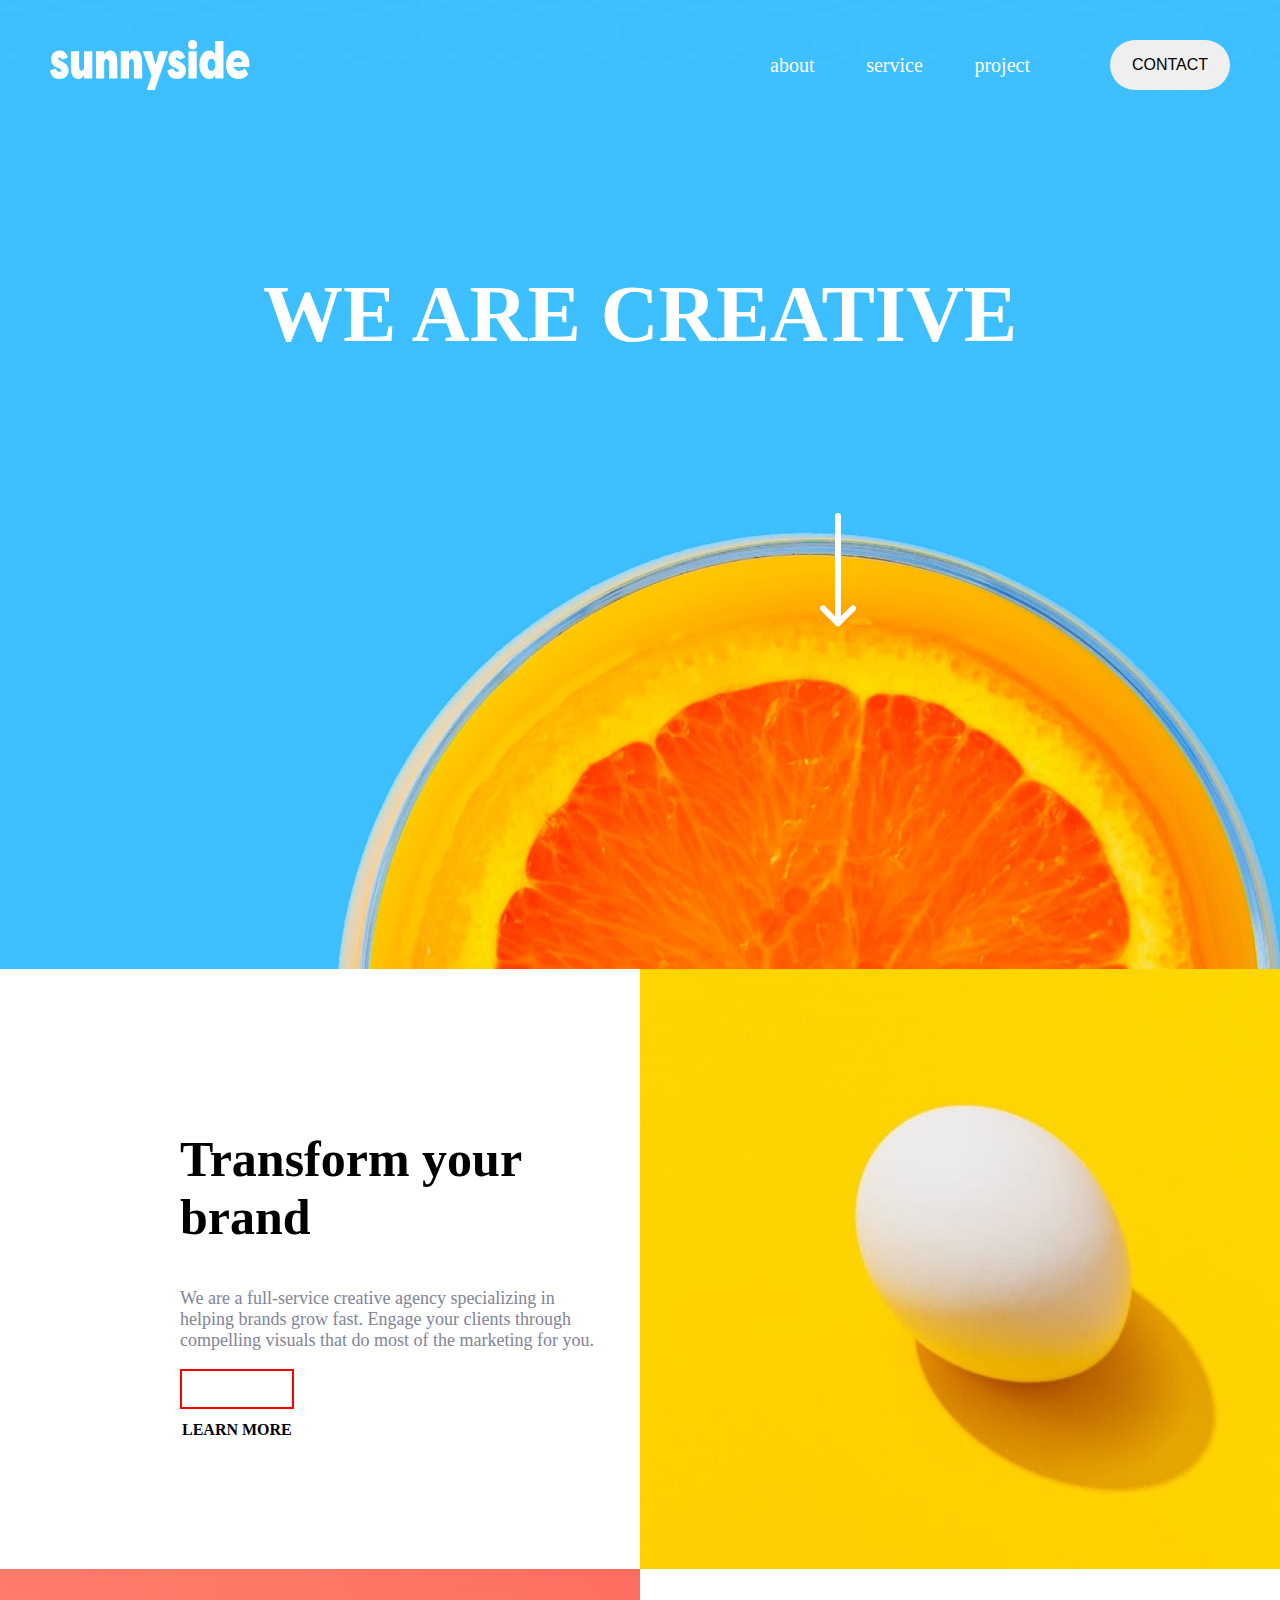
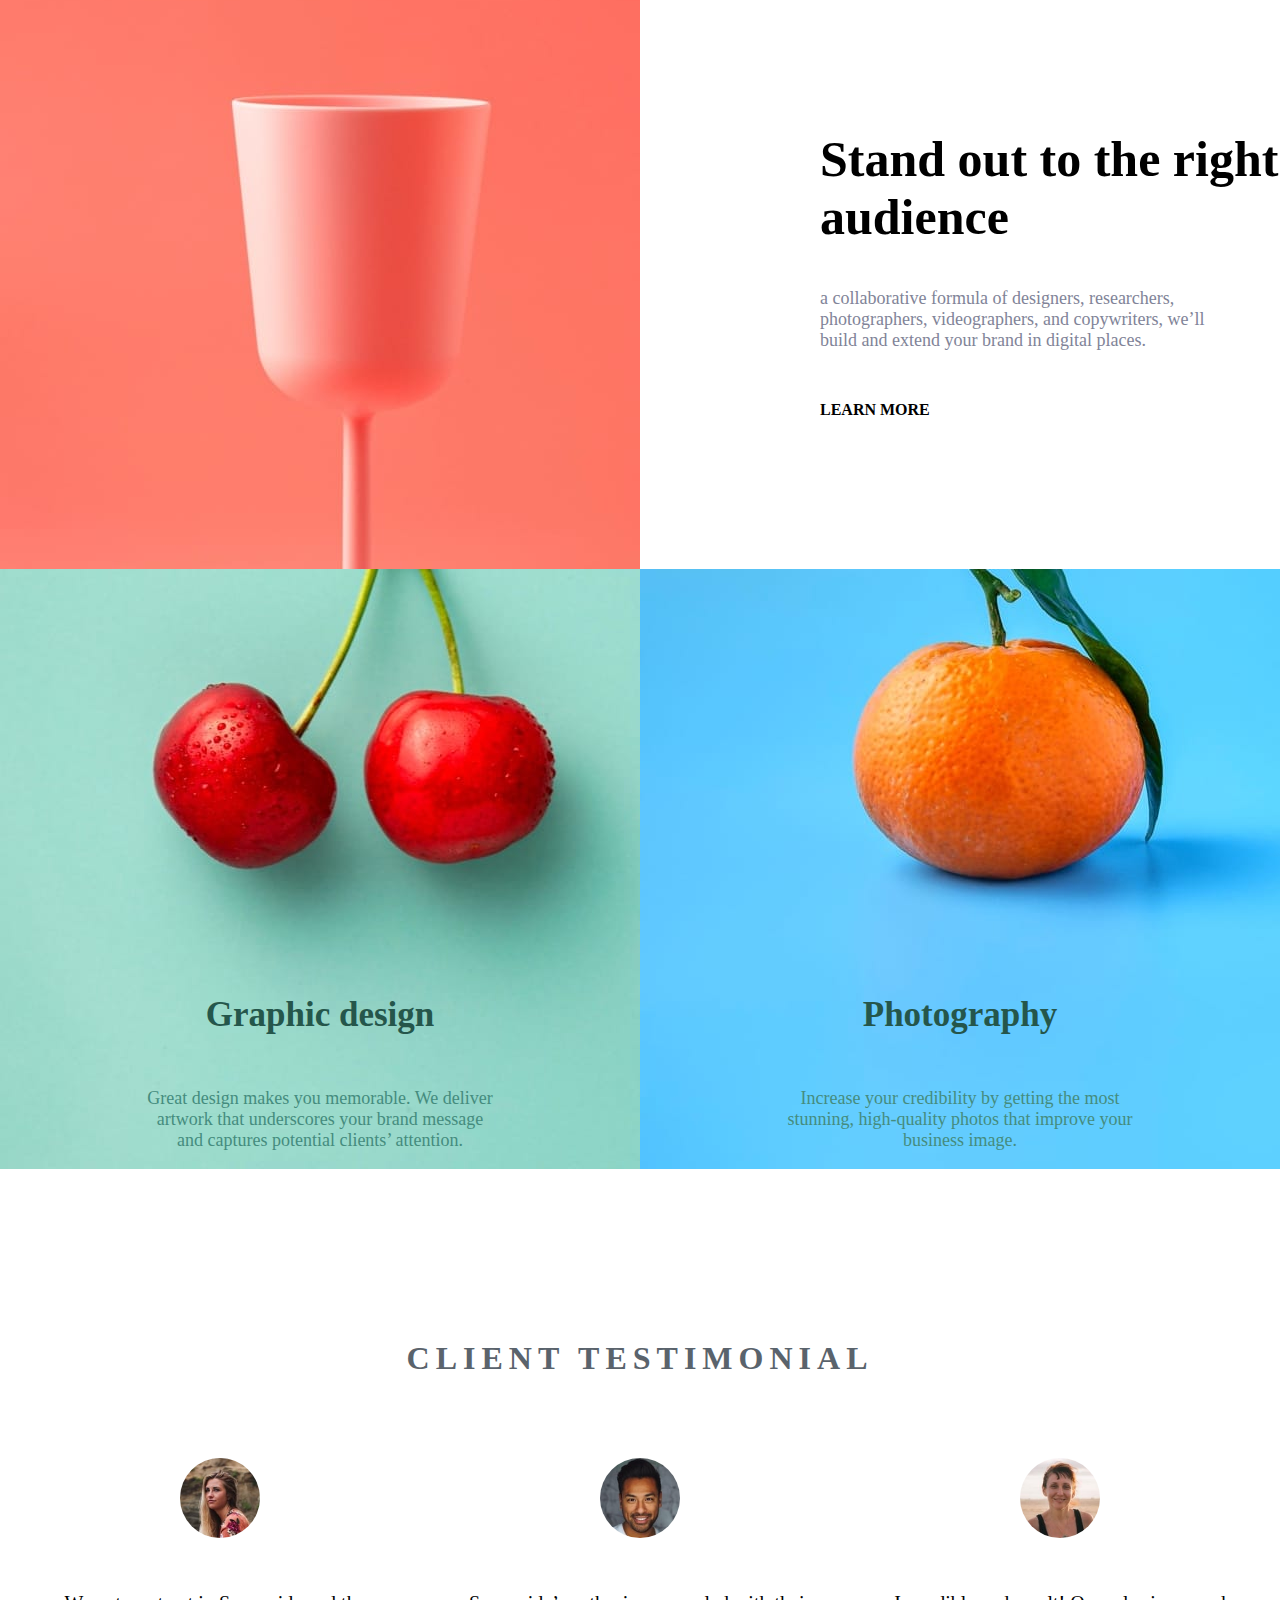
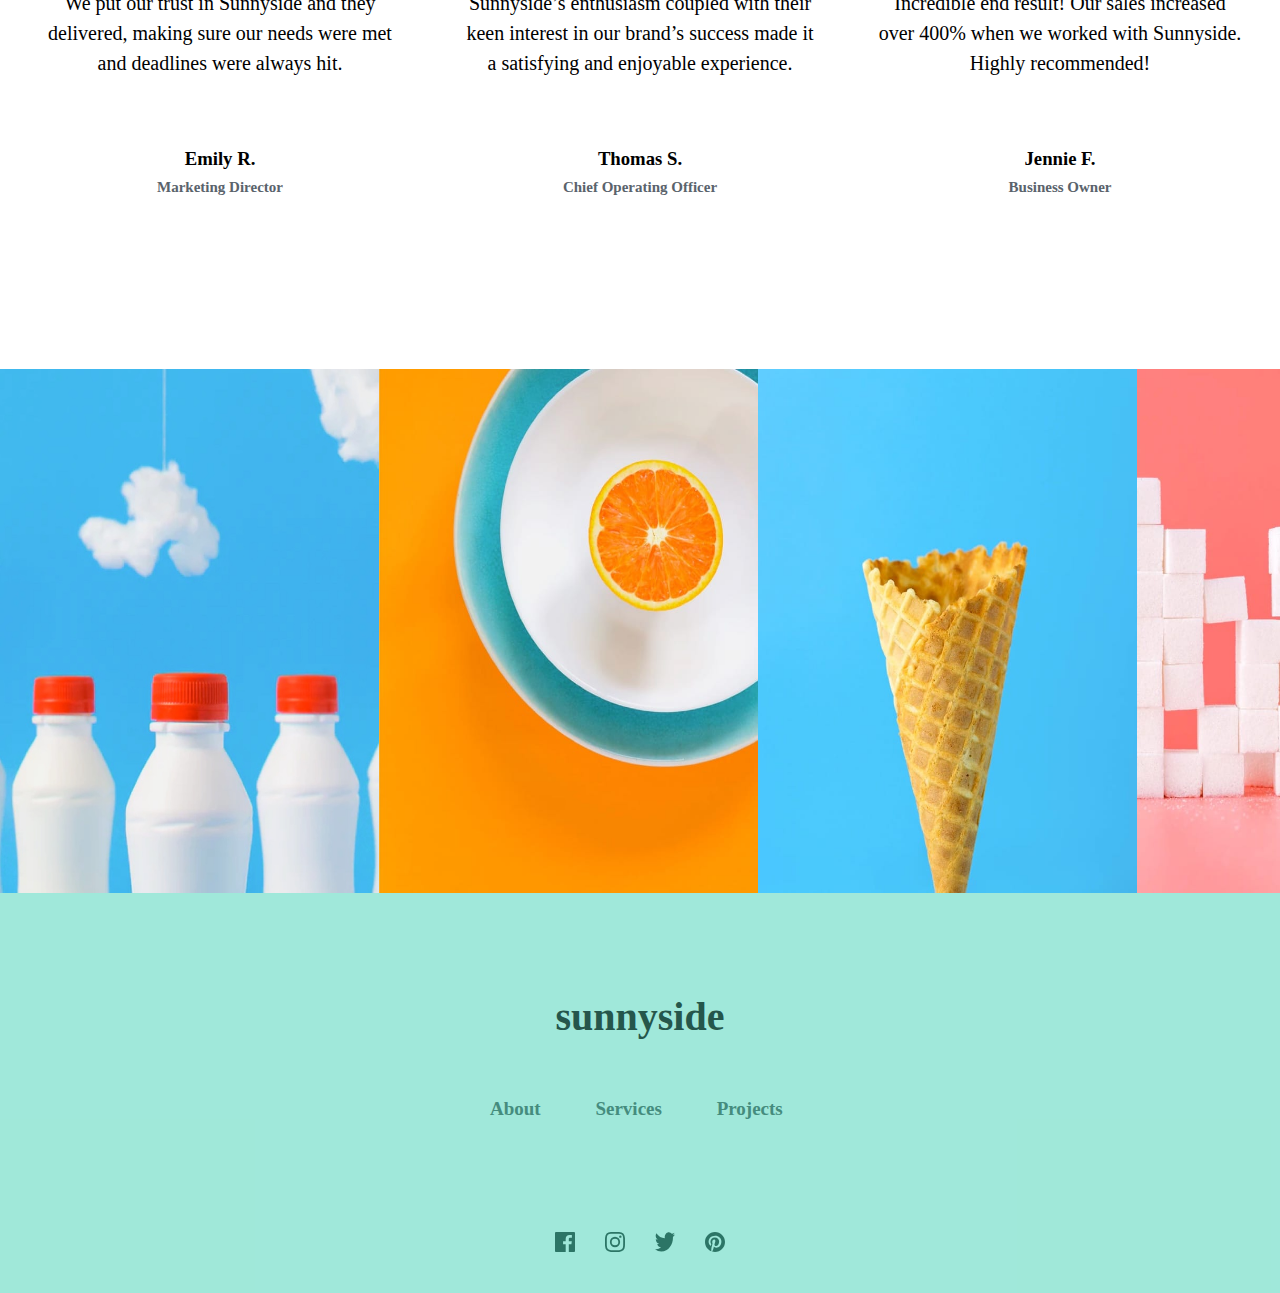
<file: index.html>
<!DOCTYPE html>
<html lang="en">
<head>
  <meta charset="UTF-8">
  <meta http-equiv="X-UA-Compatible" content="IE=edge">
  <meta name="viewport" content="width=device-width, initial-scale=1.0">
  <title>Document</title>
  <style>
    body{
      margin: 0px;
     
    }
      
    *{
      box-sizing: border-box;
    }
    nav{
      height: 90px;
      width: 100%;
      background-color: transparent;
      display: flex;
      justify-content: space-between;
      padding-top: 40px;
    }
    .one{
      height: 100%;
      display: flex;
      width: 500px;
      justify-content: space-between;


    }
    .one button{
      width: 120px;
      border-radius: 50px;
      border: 0px;
      font-size: 16px;
    }
    ul{
      display: flex;
      justify-content: space-between;
      align-items: center;
      width: 300px;
      text-decoration: none;
      list-style: none;
      color: white;
      font-size: 20px;
    }
    .top{
      background-image: url(./images/desktop/image-header.jpg);
      height: 50%;
      padding-right: 50px;
      padding-left: 50px;
    }
    .two{
      background-image: url(./images/desktop/image-header.jpg);
      background-size: cover;
      background-repeat: no-repeat;
      height: 900px;
      width: 100%;
      margin-top: -75px;
    }
    .two h1{
      font-size: 80px;
      
      color: white;
      display: flex;
      justify-content: center;
      padding-top: 200px;
    }
    .two img{
      margin-left: 820px;
      margin-top: 100px;
    }
    .second{
      height: 600px;
      width: 100%;
      display: flex;
    }
    .left1{
      height: 100%;
      width: 50%;
      padding-left: 180px;
      padding-right: 50px;
      padding-top: 120px;

    }
    .right1{
      height: 100%;
      width: 50%;
      background-image: url(./images/desktop/image-transform.jpg);
      background-size: cover;
    }
    h2{
      font-size: 50px;
      width: 380px;
      
    }
    p{
      width: 420px;
      font-size: 18px;
      color:hsl(232, 10%, 55%);

    }
   h4{
    margin-top: 50px;
    
  
   }
   .third{
    height: 600px;
    width: 100%;
    display: flex;
    
   }
   .left2{
    background-image: url(./images/desktop/image-stand-out.jpg);
    height: 100%;
    width: 50%;
    background-size: cover;
    background-repeat: no-repeat;


   }
   .right2{
    height: 100%;
    width: 50%;
    padding-left: 180px;
      padding-right: 50px;
      padding-top: 120px;

   }
   .right2 h2{
    width: 500px;
   }
   .four{
    height: 600px;
    width: 100%;
    display: flex;
   }
   .left3{
    height: 100%;
    width: 50%;
    background-image: url(./images/desktop/image-graphic-design.jpg);
    background-size: cover;
    background-repeat: no-repeat;
    display: flex;
    flex-direction: column;
    align-items: center;
    justify-content: end;
   }
   .left3 h3{
  font-size: 35px;
  color:  hsl(167, 40%, 24%);
   }
   .left3 p{
    width: 350px;
    text-align: center;
    color: hsl(168, 34%, 41%) ;
   }
   .right3{
    height:100%;
    width: 50%;
    background-image: url(./images/desktop/image-photography.jpg);
    background-repeat: no-repeat;
    background-size: cover;
    display: flex;
    flex-direction: column;
    align-items: center;
    justify-content: end;
  }
  .right3 h3{
    font-size: 35px;
    color:  hsl(167, 40%, 24%);
  }
  .right3 p{
    text-align: center;
    width: 350px;
    color: hsl(168, 34%, 41%) ;
  }
  .five{
    height: 800px;
    width: 100%;
   
    text-align: center;
    
    padding-top: 150px;
    
  }
  .five h1{
    letter-spacing: 6px;
    color: hsl(213, 9%, 39%);
  }
  .five .a{
  
    height: 400px;
    width: 400px;
    margin: 10px;
    margin-top: 60px;

  }
  .tip{
    display: flex;
    width: 100%;
    align-items: center;
    justify-content: center;
  }
  .a img{
    border-radius: 50%;
    width: 80px;
    margin-bottom: 50px;
    
  }
  .a{
    display: flex;
    flex-direction: column;
   align-items: center;
  }
  .a p1{
    width: 350px;
    font-size: 20px;
    line-height: 30px;
  }
  .a p2{
    font-size: 20px;
    width: 350px;
    line-height: 30px;
  }
  .a p3{
    font-size: 20px;
    width: 370px;
    line-height: 30px;
  }
  h6{
    font-size: 15px;
    margin-top: -10px;
    color: hsl(213, 9%, 39%);
  }
  .a h3{
    margin-top: 70px;
  }
  .six{
    height: 524px;
    width: 100%;
    display: flex;
    
  }
  .six img{
    width: 379px;
  }
  .seven{
    height: 400px;
    width: 100%;
    background-color:   hsla(168, 61%, 64%, 0.645);
    display: flex;
    flex-direction: column;
  align-items: center;
  }
  .seven h1{
    font-size: 40px;
    margin-top: 100px;
    color:  hsl(167, 40%, 24%);
  }
  .seven h5{width: 300px;
    display: flex;
    flex-direction: row;
    word-spacing: 50px;
    font-size: 19px;
    color:  hsl(168, 34%, 41%);
    

  }
  .seven h2{
    width: 170px;
  
    display: flex;
    justify-content: space-between;
    margin-top: 80px;
  }
  hr{
    height: 5px;
    width: 100%;
    
  }
  .red{
    border: 2px solid red;
    width: fit-content;
    height: 40px;
    
    
    
  }
  </style>
</head>
<body>
  <div class="top">
  <nav>
    <img src="./images/logo.svg" alt="" width="200px">
    <div class="one">
    <ul>
      <li>about</li>
      <li>service</li>
      <li>project</li>
    </ul>
    <button>CONTACT</button>
    </div>
  </nav>
  </div>
  <div class="two">
    <h1>WE ARE CREATIVE</h1>
    <img src="./images/icon-arrow-down.svg" alt="">
    
  </div>
  <div class="second">
    <div class="left1">
      <h2>Transform your brand</h2>

<p>We are a full-service creative agency specializing in helping brands grow fast. 
Engage your clients through compelling visuals that do most of the marketing for you.</p>
<div class="red">
<h4>LEARN MORE</h4>
</hr></div>

    </div>
    <div class="right1"></div>
  </div>
  <div class="third">
    <div class="left2"></div>
    <div class="right2">
      <h2>Stand out to the right audience</h2>

<p >a collaborative formula of designers, researchers, photographers, videographers, and copywriters, we’ll build and extend your brand in digital places. </p>

<h4>LEARN MORE</h4>

    </div>
  </div>
  <div class="four">
    <div class="left3"> 
      <h3>Graphic design</h3>
<p>Great design makes you memorable. We deliver artwork that underscores your brand message and captures potential clients’ attention.</p>
    </div>
    <div class="right3">
     <h3> Photography</h3>
<p>Increase your credibility by getting the most stunning, high-quality photos that improve your business image.</p>

    </div>
  </div>
  <div class="five">
    <h1>CLIENT TESTIMONIAL</h1>
    <div class="tip">
     <div class="a"> <img src="./images/image-emily.jpg" alt=""><p1>We put our trust in Sunnyside and they delivered, making sure our needs were met and deadlines were always hit.</p1>
      <h3>Emily R.</h3>
      <h6>Marketing Director</h6></div>
     <div class="a"> <img src="./images/image-thomas.jpg" alt=""><p2>Sunnyside’s enthusiasm coupled with their keen interest in our brand’s success made it a satisfying and enjoyable experience.</p2>
      <h3>Thomas S.</h3>
      <h6>Chief Operating Officer</h6></div>
     <div class="a"> <img src="./images/image-jennie.jpg" alt=""><p3>Incredible end result! Our sales increased over 400% when we worked with Sunnyside. Highly recommended!</p3>
      <h3>Jennie F.</h3>
      <h6>Business Owner</h6></div>
    </div> 
  </div>
  <div class="six">
    <img src="./images/desktop/image-gallery-milkbottles.jpg" alt="">
    <img src="./images/desktop/image-gallery-orange.jpg" alt="" >
    <img src="./images/desktop/image-gallery-cone.jpg" alt="" >
    <img src="./images/desktop/image-gallery-sugarcubes.jpg" alt="" >
  </div>
  <div class="seven">
    <h1>sunnyside</h1>
    <h5>About   Services   Projects
    </h5>
    <h2>
      <img src="./images/icon-facebook.svg" alt="">
      <img src="./images/icon-instagram.svg" alt="">
      <img src="./images/icon-twitter.svg" alt="">
      <img src="./images/icon-pinterest.svg" alt="">
    </h2>
  </div>
  
</body>
</html>
</file>
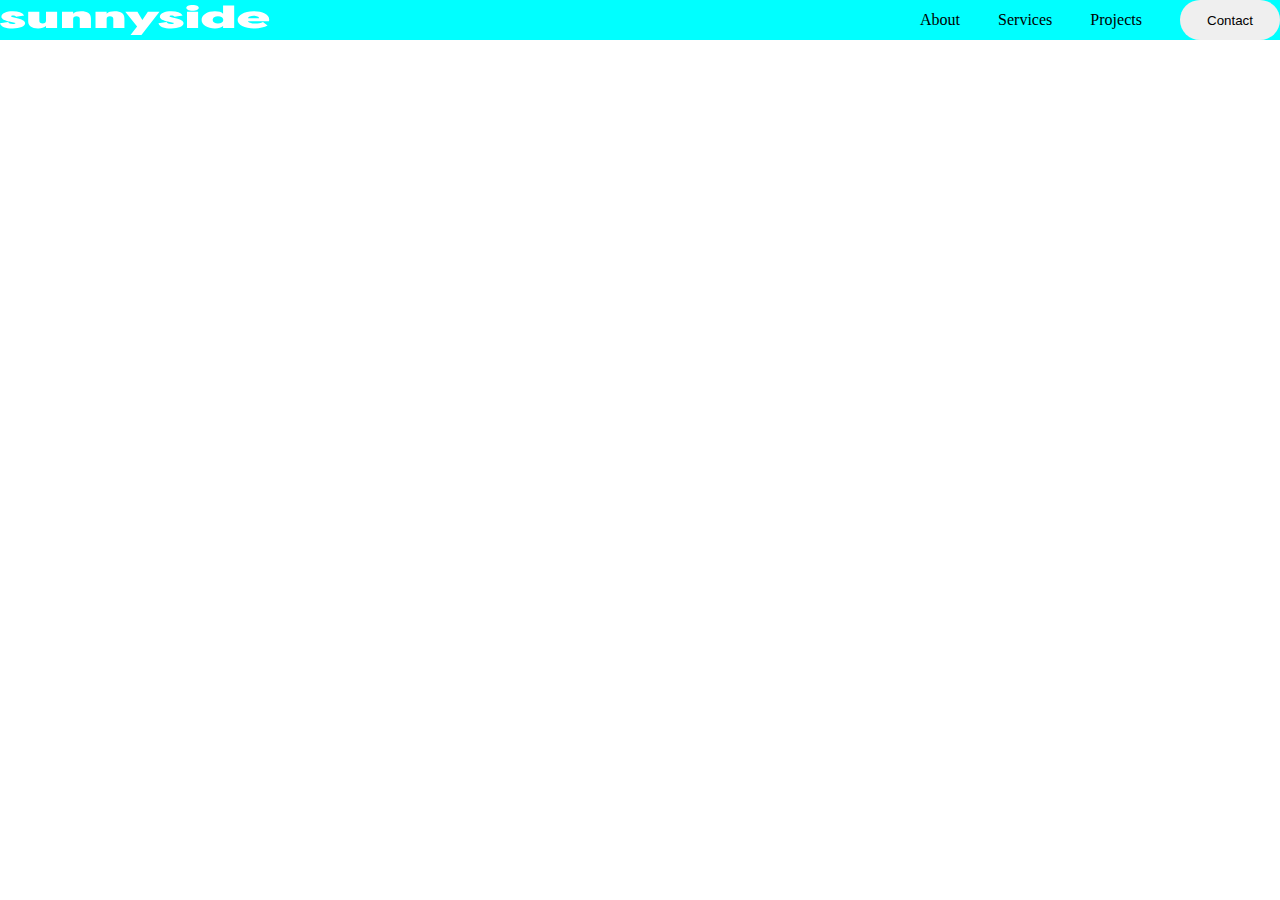
<file: design.html>
<!DOCTYPE html>
<html lang="en">
<head>
    <meta charset="UTF-8">
    <meta http-equiv="X-UA-Compatible" content="IE=edge">
    <meta name="viewport" content="width=device-width, initial-scale=1.0">
    <title>Document</title>
  <link rel="stylesheet" href="style2.css">
</head>
<body>
  <nav>
    <div class="sunnyside">
      <img src="./images/logo.svg" alt="">
      <ul>
        <li>About</li>
        <li>Services</li>
        <li>Projects</li>
        <button id="contact">Contact</button>
      </ul>
    </div>
  </nav>
</body>
</html>
</file>
<file: style2.css>
*{
    box-sizing: border-box;
    margin: 0;
    padding: 0;
}
.sunnyside{
    

    background-color: aqua;
    display: flex;
    justify-content: space-around;
    align-items: center;

}
img{
    height: 30px;
    width: 300px;
    margin-right: 650px;
    align-items: center;
    display: flex;
    justify-content: center;

}
ul{
    align-items: center;
    display: flex;
    width: 400px;
    justify-content: space-between;
    list-style-type: none;
    
}
#contact{
    height: 40px;
    width: 100px;
    border: none;
    border-radius: 20px;
}
</file>
